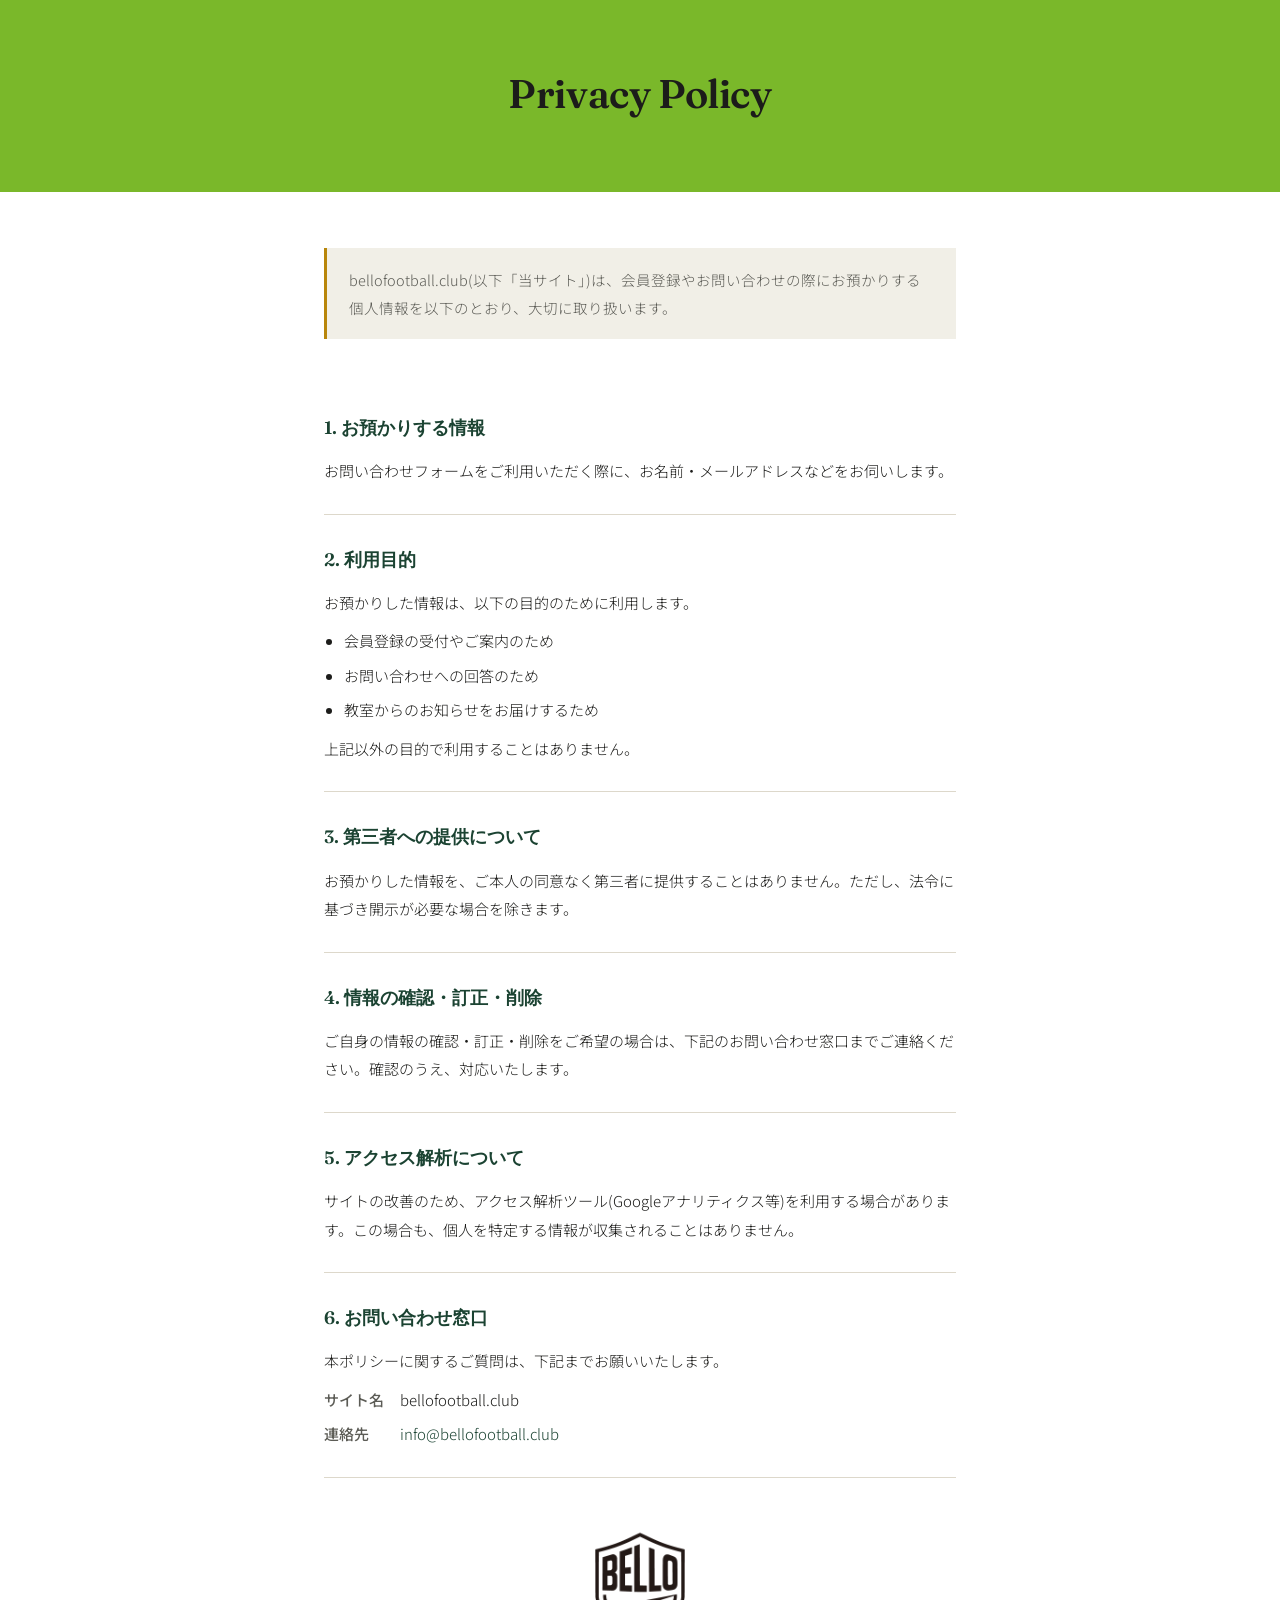
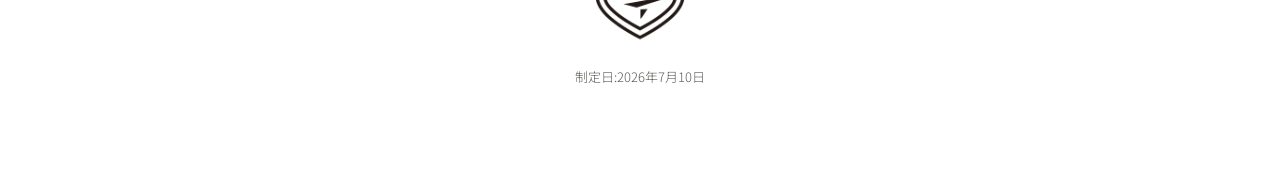
<file: privacy.html>
<!DOCTYPE html>
<html lang="en">

<head>
    <meta charset="UTF-8">
    <meta name="viewport" content="width=device-width, initial-scale=1.0">
    <title>プライバシーポリシー</title>
    <link rel="preconnect" href="https://fonts.googleapis.com">
    <link
        href="https://fonts.googleapis.com/css2?family=Fraunces:opsz,wght@9..144,400;9..144,600;9..144,700&family=Noto+Sans+JP:wght@300;400;500;700&display=swap"
        rel="stylesheet">
    <link rel="stylesheet" href="privacy.css">
    <script src="index.js" defer></script>
    <link rel="stylesheet" href="https://cdnjs.cloudflare.com/ajax/libs/font-awesome/6.7.2/css/all.min.css"
        integrity="sha512-Evv84Mr4kqVGRNSgIGL/F/aIDqQb7xQ2vcrdIwxfjThSH8CSR7PBEakCr51Ck+w+/U6swU2Im1vVX0SVk9ABhg=="
        crossorigin="anonymous" referrerpolicy="no-referrer" />
    <link rel="icon" type="image/png" href="images/logo-white.png">
</head>

<body>
    <header class="field">
        <h1 class="title">Privacy Policy</h1>
    </header>

    <main class="wrap">

        <div class="intro-note">
            bellofootball.club(以下「当サイト」)は、会員登録やお問い合わせの際にお預かりする個人情報を以下のとおり、大切に取り扱います。
        </div>

        <div class="article">
            <h2>1. お預かりする情報</h2>
            <p>お問い合わせフォームをご利用いただく際に、お名前・メールアドレスなどをお伺いします。</p>
        </div>

        <div class="article">
            <h2>2. 利用目的</h2>
            <p>お預かりした情報は、以下の目的のために利用します。</p>
            <ul>
                <li>会員登録の受付やご案内のため</li>
                <li>お問い合わせへの回答のため</li>
                <li>教室からのお知らせをお届けするため</li>
            </ul>
            <p>上記以外の目的で利用することはありません。</p>
        </div>

        <div class="article">
            <h2>3. 第三者への提供について</h2>
            <p>お預かりした情報を、ご本人の同意なく第三者に提供することはありません。ただし、法令に基づき開示が必要な場合を除きます。</p>
        </div>

        <div class="article">
            <h2>4. 情報の確認・訂正・削除</h2>
            <p>ご自身の情報の確認・訂正・削除をご希望の場合は、下記のお問い合わせ窓口までご連絡ください。確認のうえ、対応いたします。</p>
        </div>

        <div class="article">
            <h2>5. アクセス解析について</h2>
            <p>サイトの改善のため、アクセス解析ツール(Googleアナリティクス等)を利用する場合があります。この場合も、個人を特定する情報が収集されることはありません。</p>
        </div>

        <div class="article">
            <h2>6. お問い合わせ窓口</h2>
            <p>本ポリシーに関するご質問は、下記までお願いいたします。</p>
            <div class="contact-block">
                <dl>
                    <dt>サイト名</dt>
                    <dd>bellofootball.club</dd>
                    <dt>連絡先</dt>
                    <dd><a href="mailto:info@bellofootball.club">info@bellofootball.club</a></dd>
                </dl>
            </div>
        </div>

        <div class="footer-meta">
            <img src="images/logo-black.png" alt="bello logo" style="max-width: 120px; margin-bottom: 12px;">
            <p style="margin: 0;">制定日:2026年7月10日</p>
        </div>

    </main>

</body>

</html>
</file>
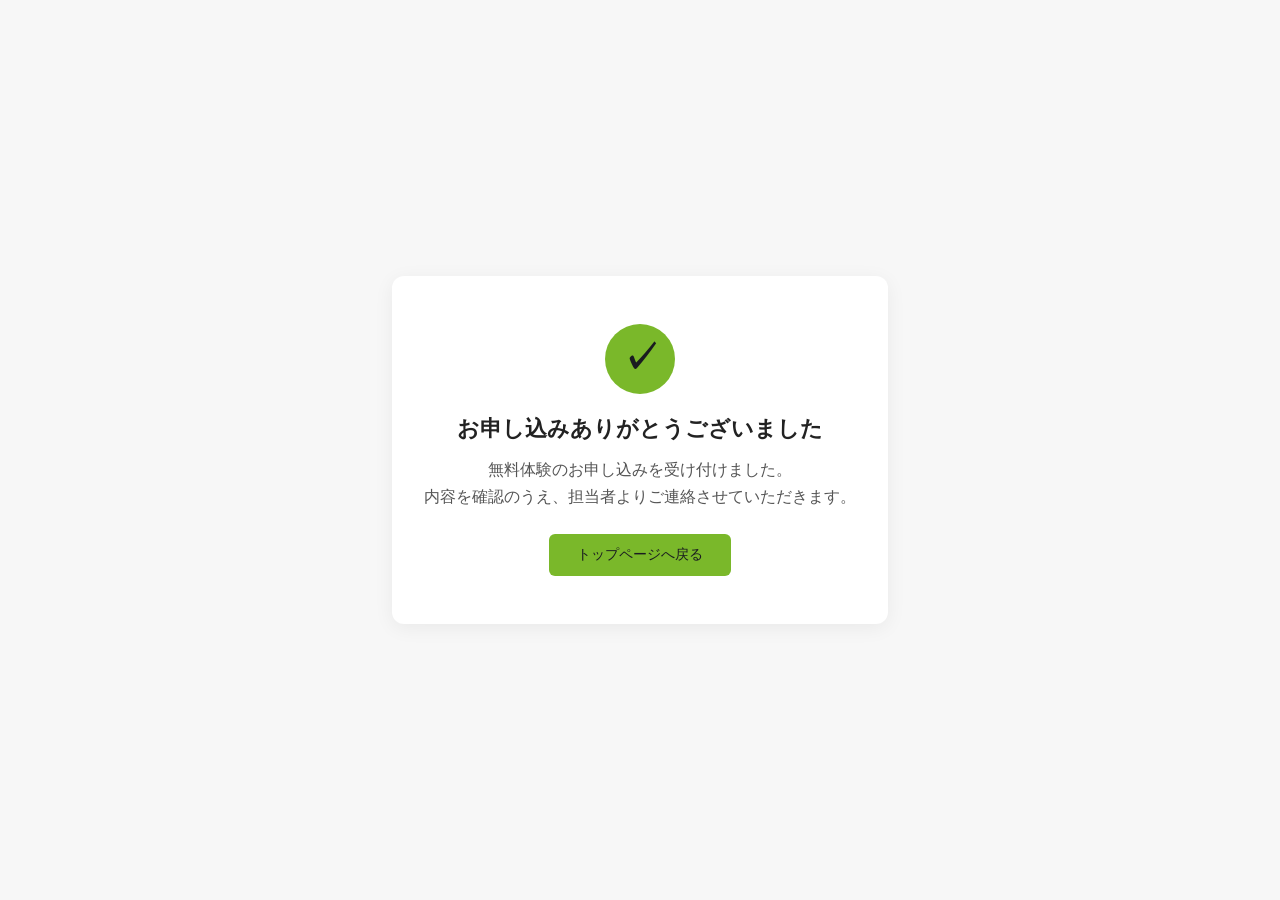
<file: thanks.html>
<!DOCTYPE html>
<html lang="ja">

<head>
    <meta charset="UTF-8">
    <meta name="viewport" content="width=device-width, initial-scale=1.0">
    <title>送信完了 | お問い合わせありがとうございました</title>

    <link rel="stylesheet" href="thanks.css">
    <link rel="icon" type="image/png" href="images/logo-white.png">
</head>

<body>
    <div class="box">
        <div class="icon">✓</div>
        <h1>お申し込みありがとうございました</h1>
        <p>無料体験のお申し込みを受け付けました。<br>内容を確認のうえ、担当者よりご連絡させていただきます。</p>
        <a class="back" href="./">トップページへ戻る</a>
    </div>
</body>

</html>
</file>
<file: privacy.css>
:root {
    --green-dark: #7AB82A;
    --pitch: #1B4332;
    --dark: #1A1C20
    --chalk: #FAFAF6;
    --chalk-dim: #F1EFE7;
    --gold: #B8860B;
    --ink: #1C1C1A;
    --ink-soft: #5C5C56;
    --line: #DDD8CB;
}


* {
    box-sizing: border-box;
}

body {
    margin: 0;
    background: var(--chalk);
    color: var(--ink);
    font-family: 'Noto Sans JP', sans-serif;
    font-weight: 300;
    line-height: 1.9;
    font-size: 16px;
}

.field {
    background: var(--green-dark);
    color: var(--dark);
    padding: 56px 24px 60px;
    text-align: center;
}

.title {
    font-family: 'Fraunces', serif;
    font-weight: 600;
    font-size: clamp(32px, 5vw, 40px);
    margin: 0;
    letter-spacing: -0.01em;
}

.wrap {
    max-width: 680px;
    margin: 0 auto;
    padding: 56px 24px 96px;
}

.intro-note {
    background: var(--chalk-dim);
    border-left: 3px solid var(--gold);
    padding: 18px 22px;
    margin-bottom: 44px;
    font-size: 14.5px;
    color: var(--ink-soft);
}

.article {
    padding: 28px 0;
    border-bottom: 1px solid var(--line);
}

.article:first-of-type {
    padding-top: 0;
}

.article:last-of-type {
    border-bottom: none;
}

.article h2 {
    font-family: 'Fraunces', serif;
    font-weight: 600;
    font-size: 18px;
    margin: 0 0 12px;
    color: var(--pitch);
}

.article p,
.article ul {
    margin: 0 0 10px;
    font-size: 15px;
}

.article ul {
    padding-left: 20px;
}

.article li {
    margin-bottom: 6px;
}

.article p:last-child,
.article ul:last-child {
    margin-bottom: 0;
}

.contact-block dl {
    display: grid;
    grid-template-columns: auto 1fr;
    gap: 6px 16px;
    margin: 8px 0 0;
    font-size: 15px;
}

.contact-block dt {
    color: var(--ink-soft);
    font-weight: 500;
}

.contact-block dd {
    margin: 0;
}

.contact-block dd a {
    color: var(--pitch);
    text-decoration: none;
}

.footer-meta {
    margin-top: 48px;
    text-align: center;
    font-size: 13px;
    color: var(--ink-soft);
}
</file>
<file: thanks.css>
body {
    font-family: -apple-system, BlinkMacSystemFont, "Helvetica Neue", Arial, "Hiragino Kaku Gothic ProN", "Hiragino Sans", Meiryo, sans-serif;
    background: #f7f7f7;
    margin: 0;
    padding: 0;
    display: flex;
    align-items: center;
    justify-content: center;
    min-height: 100vh;
}

.box {
    background: #fff;
    max-width: 480px;
    margin: 24px;
    padding: 48px 32px;
    border-radius: 12px;
    box-shadow: 0 4px 20px rgba(0, 0, 0, 0.06);
    text-align: center;
}

.icon {
    width: 70px;
    height: 70px;
    border-radius: 50%;
    background: #7AB82A;
    color: #1A1C20;
    display: flex;
    align-items: center;
    justify-content: center;
    margin: 0 auto 20px;
    font-size: 38px;
    font-weight: bold;
}

h1 {
    font-size: 22px;
    margin: 0 0 12px;
    color: #222;
}

p {
    color: #555;
    line-height: 1.7;
    margin: 0 0 24px;
}

a.back {
    display: inline-block;
    padding: 12px 28px;
    background: #7AB82A;
    color: #1A1C20;
    text-decoration: none;
    border-radius: 6px;
    font-size: 14px;
}
</file>
